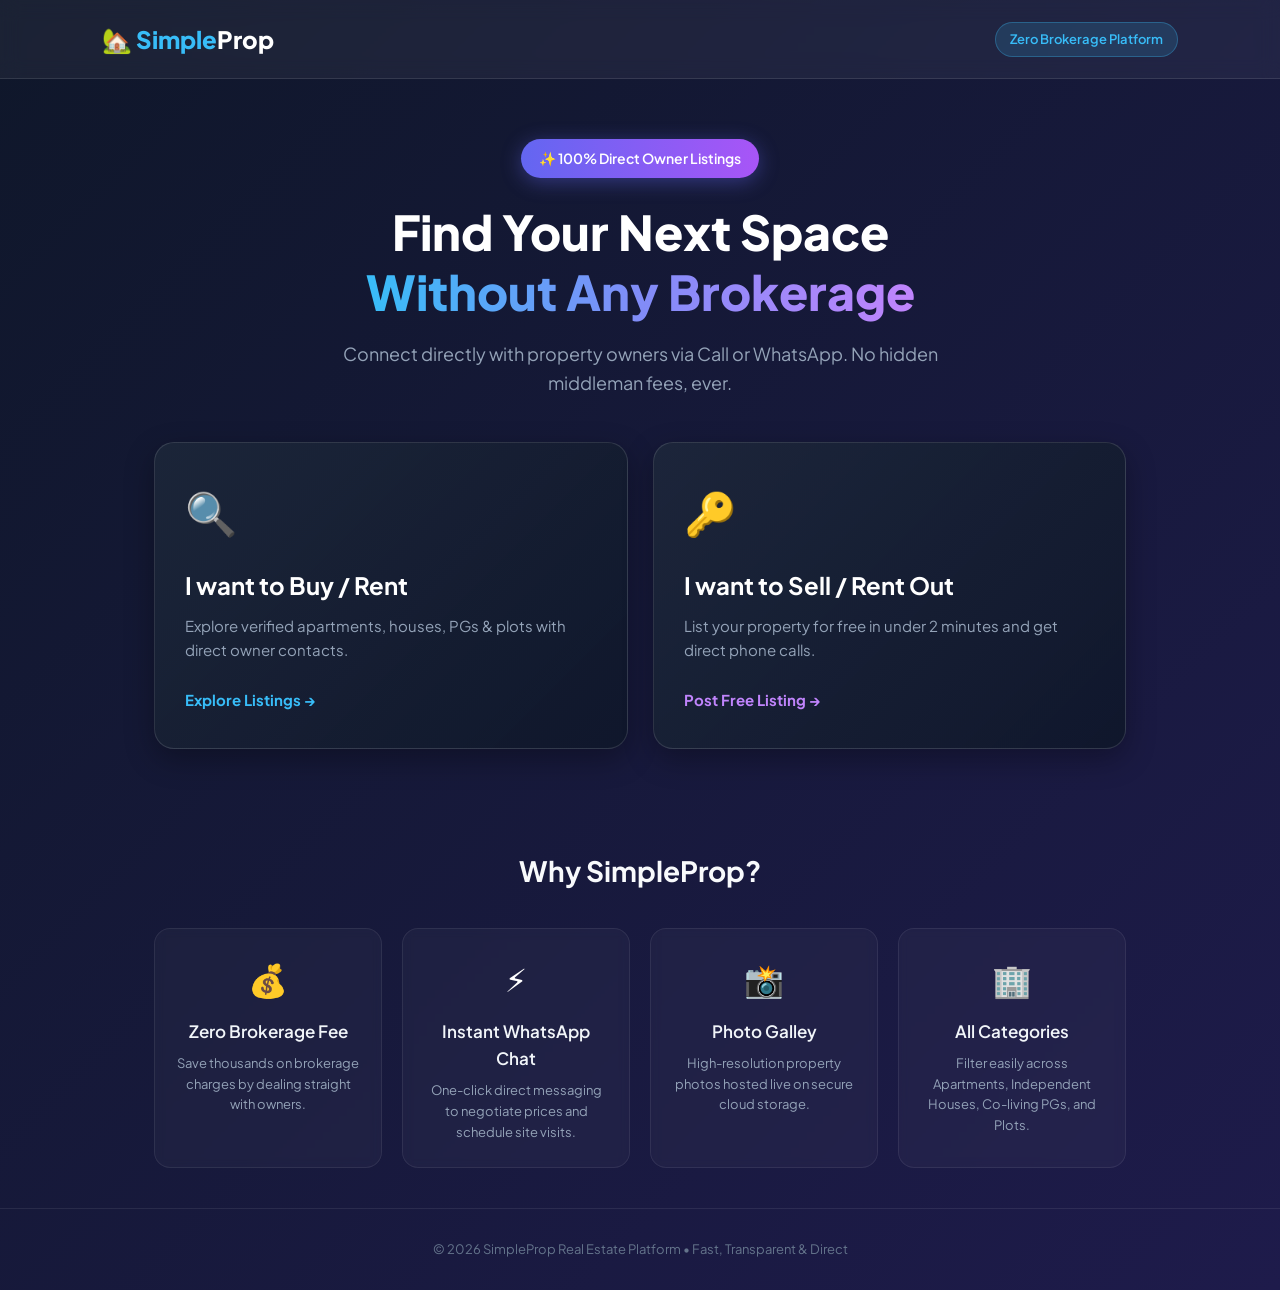
<file: index.html>
<!DOCTYPE html>
<html lang="en">
<head>
    <meta charset="UTF-8">
    <meta name="viewport" content="width=device-width, initial-scale=1.0">
    <title>SimpleProp - Direct No-Broker Real Estate</title>
    <link rel="stylesheet" href="style.css">
    <link href="https://fonts.googleapis.com/css2?family=Plus+Jakarta+Sans:wght@400;500;600;700;800&display=swap" rel="stylesheet">
</head>
<body class="home-body">

    <!-- Navbar -->
    <nav class="navbar">
        <div class="nav-logo">🏡 <span>Simple</span>Prop</div>
        <div class="nav-tag">Zero Brokerage Platform</div>
    </nav>

    <!-- Hero Section -->
    <header class="hero-section">
        <div class="hero-badge">✨ 100% Direct Owner Listings</div>
        <h1>Find Your Next Space <br><span class="gradient-text">Without Any Brokerage</span></h1>
        <p class="hero-subtitle">Connect directly with property owners via Call or WhatsApp. No hidden middleman fees, ever.</p>
        
        <!-- Dual Action Cards -->
        <div class="action-grid">
            <a href="buyer.html" class="card-action card-buyer">
                <div class="card-icon">🔍</div>
                <div class="card-content">
                    <h3>I want to Buy / Rent</h3>
                    <p>Explore verified apartments, houses, PGs & plots with direct owner contacts.</p>
                    <span class="card-btn">Explore Listings →</span>
                </div>
            </a>

            <a href="seller.html" class="card-action card-seller">
                <div class="card-icon">🔑</div>
                <div class="card-content">
                    <h3>I want to Sell / Rent Out</h3>
                    <p>List your property for free in under 2 minutes and get direct phone calls.</p>
                    <span class="card-btn">Post Free Listing →</span>
                </div>
            </a>
        </div>
    </header>

    <!-- Highlights Section -->
    <section class="features-section">
        <h2>Why SimpleProp?</h2>
        <div class="features-grid">
            <div class="feature-card">
                <div class="f-icon">💰</div>
                <h4>Zero Brokerage Fee</h4>
                <p>Save thousands on brokerage charges by dealing straight with owners.</p>
            </div>
            <div class="feature-card">
                <div class="f-icon">⚡</div>
                <h4>Instant WhatsApp Chat</h4>
                <p>One-click direct messaging to negotiate prices and schedule site visits.</p>
            </div>
            <div class="feature-card">
                <div class="f-icon">📸</div>
                <h4>Photo Galley</h4>
                <p>High-resolution property photos hosted live on secure cloud storage.</p>
            </div>
            <div class="feature-card">
                <div class="f-icon">🏢</div>
                <h4>All Categories</h4>
                <p>Filter easily across Apartments, Independent Houses, Co-living PGs, and Plots.</p>
            </div>
        </div>
    </section>

    <!-- Footer -->
    <footer class="home-footer">
        <p>© 2026 SimpleProp Real Estate Platform • Fast, Transparent & Direct</p>
    </footer>

</body>
</html>
</file>
<file: style.css>
/* Base Styling & Reset */
* {
    margin: 0;
    padding: 0;
    box-sizing: border-box;
    font-family: 'Plus Jakarta Sans', system-ui, -apple-system, sans-serif;
}

body {
    background-color: #f8fafc;
    color: #1e293b;
    line-height: 1.6;
}

/* Home Page Layout */
.home-body {
    background: linear-gradient(135deg, #0f172a 0%, #1e1b4b 100%);
    color: #ffffff;
    min-height: 100vh;
}

/* Navbar */
.navbar {
    display: flex;
    justify-content: space-between;
    align-items: center;
    padding: 20px 8%;
    background: rgba(255, 255, 255, 0.05);
    backdrop-filter: blur(10px);
    border-bottom: 1px solid rgba(255, 255, 255, 0.1);
}

.nav-logo {
    font-size: 24px;
    font-weight: 800;
}

.nav-logo span {
    color: #38bdf8;
}

.nav-tag {
    font-size: 13px;
    background: rgba(56, 189, 248, 0.15);
    color: #38bdf8;
    padding: 6px 14px;
    border-radius: 20px;
    border: 1px solid rgba(56, 189, 248, 0.3);
    font-weight: 600;
}

/* Hero Section */
.hero-section {
    text-align: center;
    padding: 60px 5% 40px;
    max-width: 1100px;
    margin: 0 auto;
}

.hero-badge {
    display: inline-block;
    background: linear-gradient(90deg, #6366f1, #a855f7);
    color: #fff;
    padding: 8px 18px;
    border-radius: 30px;
    font-size: 14px;
    font-weight: 600;
    margin-bottom: 24px;
    box-shadow: 0 4px 20px rgba(99, 102, 241, 0.4);
}

.hero-section h1 {
    font-size: 48px;
    font-weight: 800;
    line-height: 1.25;
    margin-bottom: 18px;
}

.gradient-text {
    background: linear-gradient(90deg, #38bdf8, #818cf8, #c084fc);
    -webkit-background-clip: text;
    -webkit-text-fill-color: transparent;
}

.hero-subtitle {
    font-size: 18px;
    color: #94a3b8;
    max-width: 650px;
    margin: 0 auto 45px;
}

/* Action Cards Grid */
.action-grid {
    display: grid;
    grid-template-columns: repeat(auto-fit, minmax(300px, 1fr));
    gap: 25px;
    margin-top: 20px;
}

.card-action {
    text-decoration: none;
    color: inherit;
    padding: 35px 30px;
    border-radius: 20px;
    text-align: left;
    transition: all 0.3s cubic-bezier(0.4, 0, 0.2, 1);
    display: flex;
    flex-direction: column;
    justify-content: space-between;
    position: relative;
    overflow: hidden;
    border: 1px solid rgba(255, 255, 255, 0.12);
}

.card-buyer {
    background: linear-gradient(135deg, rgba(30, 41, 59, 0.8), rgba(15, 23, 42, 0.9));
    box-shadow: 0 10px 30px rgba(0, 0, 0, 0.3);
}

.card-buyer:hover {
    transform: translateY(-8px);
    border-color: #38bdf8;
    box-shadow: 0 15px 35px rgba(56, 189, 248, 0.25);
}

.card-seller {
    background: linear-gradient(135deg, rgba(30, 41, 59, 0.8), rgba(15, 23, 42, 0.9));
    box-shadow: 0 10px 30px rgba(0, 0, 0, 0.3);
}

.card-seller:hover {
    transform: translateY(-8px);
    border-color: #a855f7;
    box-shadow: 0 15px 35px rgba(168, 85, 247, 0.25);
}

.card-icon {
    font-size: 42px;
    margin-bottom: 20px;
}

.card-content h3 {
    font-size: 24px;
    font-weight: 700;
    margin-bottom: 10px;
    color: #ffffff;
}

.card-content p {
    color: #94a3b8;
    font-size: 15px;
    margin-bottom: 25px;
}

.card-btn {
    display: inline-block;
    font-weight: 700;
    font-size: 15px;
    color: #38bdf8;
}

.card-seller .card-btn {
    color: #c084fc;
}

/* Features Section */
.features-section {
    max-width: 1100px;
    margin: 60px auto 40px;
    padding: 0 5%;
    text-align: center;
}

.features-section h2 {
    font-size: 28px;
    font-weight: 700;
    margin-bottom: 35px;
    color: #f8fafc;
}

.features-grid {
    display: grid;
    grid-template-columns: repeat(auto-fit, minmax(220px, 1fr));
    gap: 20px;
}

.feature-card {
    background: rgba(255, 255, 255, 0.03);
    border: 1px solid rgba(255, 255, 255, 0.08);
    padding: 25px 20px;
    border-radius: 16px;
    text-align: center;
    backdrop-filter: blur(5px);
}

.f-icon {
    font-size: 32px;
    margin-bottom: 12px;
}

.feature-card h4 {
    font-size: 17px;
    font-weight: 600;
    margin-bottom: 8px;
    color: #f1f5f9;
}

.feature-card p {
    font-size: 13px;
    color: #94a3b8;
}

.home-footer {
    text-align: center;
    padding: 30px;
    border-top: 1px solid rgba(255, 255, 255, 0.08);
    font-size: 13px;
    color: #64748b;
}

/* Standard Container for Forms & Listings */
.container {
    max-width: 700px;
    margin: 30px auto;
    background: #ffffff;
    padding: 30px;
    border-radius: 16px;
    box-shadow: 0 10px 25px rgba(0,0,0,0.05);
}

.container h2 {
    margin-bottom: 5px;
}

.container a {
    display: inline-block;
    margin-bottom: 20px;
    color: #2563eb;
    text-decoration: none;
    font-weight: 600;
}

label {
    display: block;
    margin-top: 15px;
    margin-bottom: 5px;
    font-weight: 600;
    font-size: 14px;
}

input, select {
    width: 100%;
    padding: 12px;
    border: 1px solid #cbd5e1;
    border-radius: 8px;
    font-size: 15px;
    outline: none;
}

input:focus, select:focus {
    border-color: #2563eb;
    box-shadow: 0 0 0 3px rgba(37, 99, 235, 0.15);
}

.checkbox-label {
    display: flex;
    align-items: center;
    gap: 10px;
    margin-top: 15px;
    cursor: pointer;
}

.checkbox-label input {
    width: auto;
}

.btn-primary {
    width: 100%;
    margin-top: 25px;
    background: #2563eb;
    color: #fff;
    padding: 14px;
    border: none;
    border-radius: 8px;
    font-size: 16px;
    font-weight: 700;
    cursor: pointer;
    transition: background 0.2s;
}

.btn-primary:hover {
    background: #1d4ed8;
}

/* Property Cards inside Buyer.html */
.property-card {
    border: 1px solid #e2e8f0;
    padding: 20px;
    border-radius: 12px;
    margin-top: 20px;
    background: #fff;
    box-shadow: 0 4px 12px rgba(0,0,0,0.03);
}

.badge-container {
    display: flex;
    gap: 8px;
    margin-bottom: 8px;
}

.badge {
    font-size: 11px;
    font-weight: 700;
    padding: 4px 8px;
    border-radius: 4px;
}

.badge-purpose { background: #dbeafe; color: #1e40af; }
.badge-bhk { background: #f3e8ff; color: #6b21a8; }
.badge-negotiable { background: #dcfce7; color: #166534; }

.action-buttons {
    display: flex;
    gap: 10px;
    margin-top: 15px;
}

.btn-whatsapp {
    flex: 1;
    background: #25d366;
    color: #fff;
    text-align: center;
    padding: 10px;
    border-radius: 6px;
    text-decoration: none;
    font-weight: 700;
    font-size: 14px;
}

.btn-call {
    flex: 1;
    background: #0f172a;
    color: #fff;
    text-align: center;
    padding: 10px;
    border-radius: 6px;
    text-decoration: none;
    font-weight: 700;
    font-size: 14px;
}

@media (max-width: 600px) {
    .hero-section h1 {
        font-size: 32px;
    }
}
</file>
